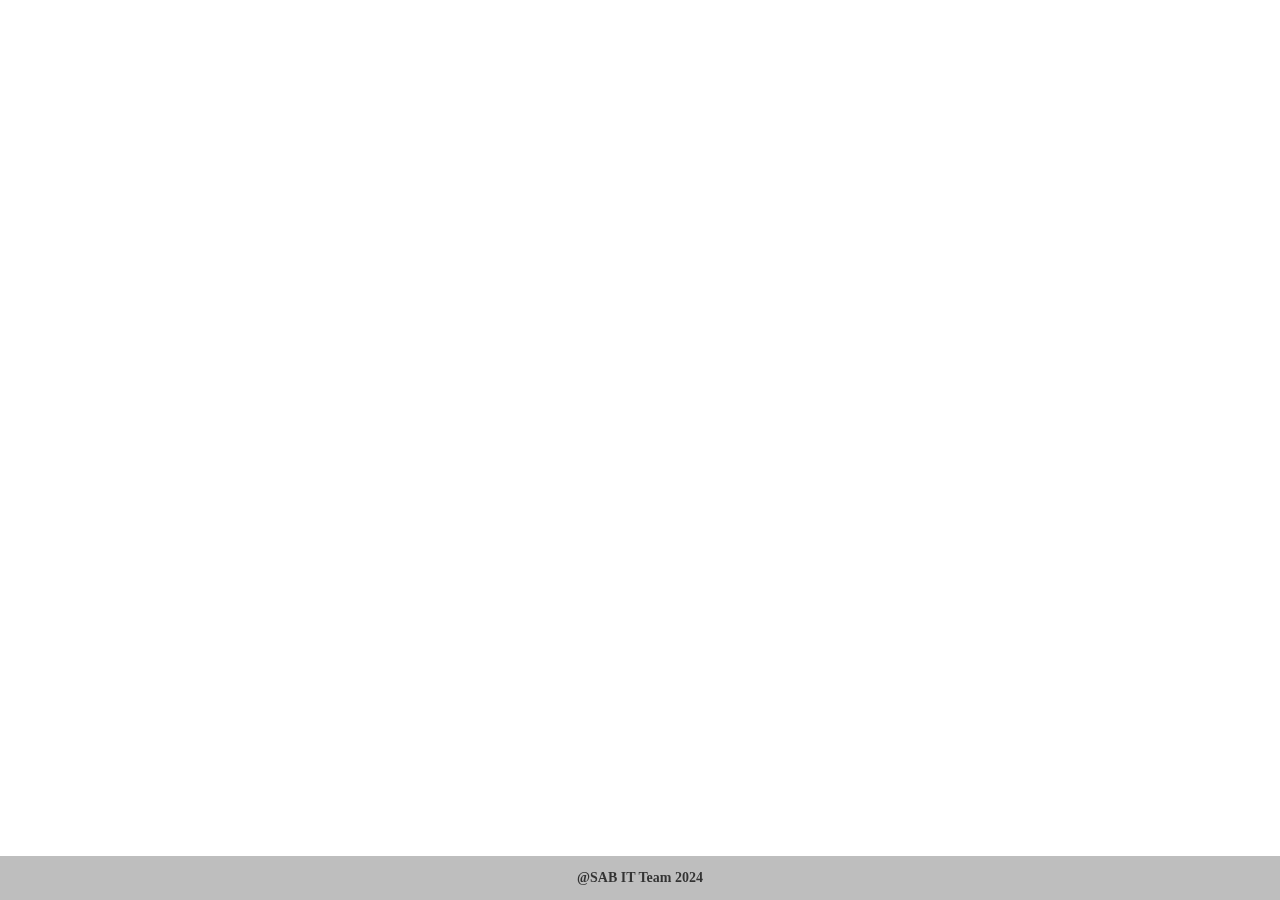
<file: CH-SAB/HF-Flie/index.html>
<!DOCTYPE html>
<html lang="en">
<head>
    <meta charset="UTF-8">
    <meta name="viewport" content="width=device-width, initial-scale=1.0">
    <title>Head And Footer Flie</title>
</head>
<body>
    <style>
    .footer-credit {
    position: fixed;
    bottom: 0;
    left: 0;
    width: 100%;
    background-color: rgba(165, 165, 165, 0.9);
    text-align: center; 
    opacity: 0.8;
    filter: alpha(opacity=10);
    }


    .footer-text {
    font-size: 14px;
    font-weight: bold;
    }
    </style>
        <footer class="footer-credit">
            <p class="footer-text">@SAB IT Team 2024</p>
        </footer>
</body>
</html>
</file>
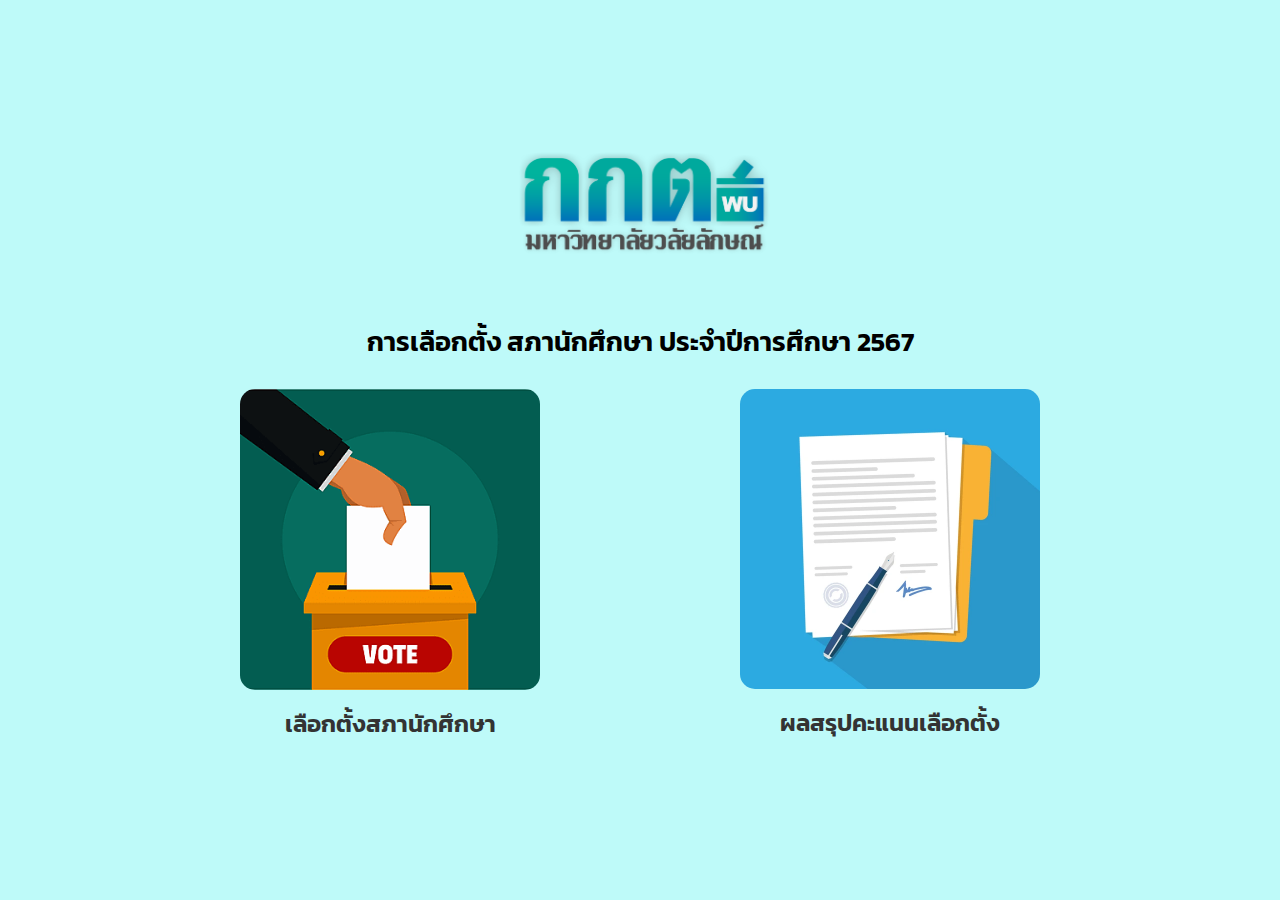
<file: CH-SAB/html/index.html>
<!DOCTYPE html>
<html lang="th">
<head>
    <meta charset="UTF-8">
    <meta name="viewport" content="width=device-width, initial-scale=1.0">
    <title>เลือกตั้งสภานักศึกษา</title>
    <link rel="stylesheet" href="../css/index.css">
    <link rel="icon" href="../Photo/SAB Logo-03.png">
</head>
<body>
    <div class="container">
        <div class="logo-container">
            <img src="../Photo/logo.png" alt="Logo">
        </div>
        <center>
            <p class="text-logo">การเลือกตั้ง สภานักศึกษา ประจำปีการศึกษา 2567</p>
        </center>
        <div class="text-image-container">
            <div class="btn-container">
                <a href="./login.html" class="btn">
                    <img src="../Photo/Vote.png" alt="Vote" class="image">
                </a>
                <p>เลือกตั้งสภานักศึกษา</p>
            </div>
            <div class="btn-container">
                <a href="./sumvote.html" class="btn">
                    <img src="../Photo/summary.webp" alt="Summary" class="image">
                </a>
                <p>ผลสรุปคะแนนเลือกตั้ง</p>
            </div>
        </div>
    </div>

    <script src="../js/index.js"></script>
</body>
</html>
</file>
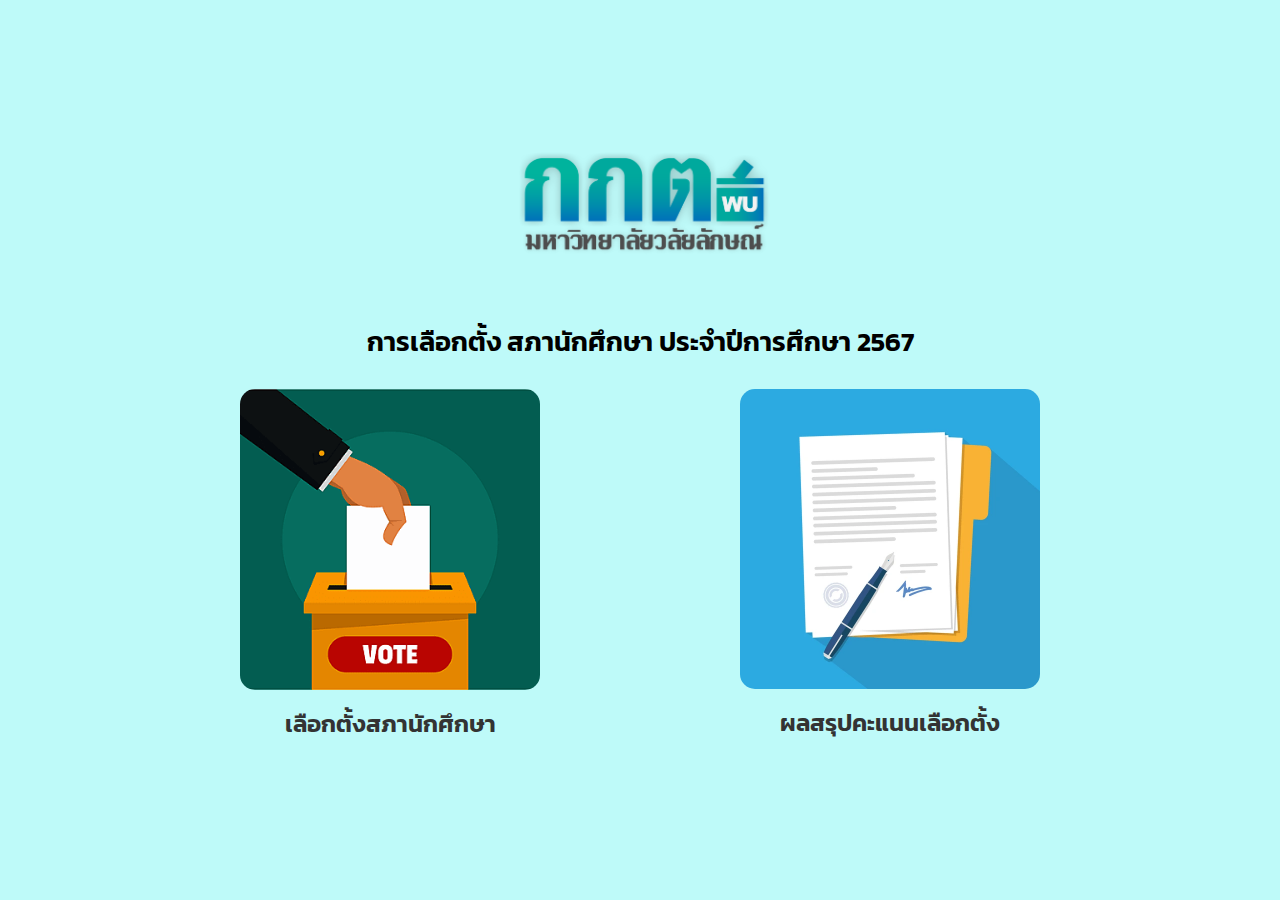
<file: CH-SAB/indexflie/index.html>
<!DOCTYPE html>
<html lang="th">
<head>
    <meta charset="UTF-8">
    <meta name="viewport" content="width=device-width, initial-scale=1.0">
    <title>เลือกตั้งสภานักศึกษา</title>
    <link rel="stylesheet" href="style.css">
    <link rel="icon" href="../Photo/SAB Logo-03.png">
</head>
<body>
    <div class="container">
        <div class="logo-container">
            <img src="../Photo/logo.png" alt="Logo">
        </div>
        <center>
            <p class="text-logo">การเลือกตั้ง สภานักศึกษา ประจำปีการศึกษา 2567</p>
        </center>
        <div class="text-image-container">
            <div class="btn-container">
                <a href="../LoginFlie/login.html" class="btn">
                    <img src="Vote.png" alt="Vote" class="image">
                </a>
                <p>เลือกตั้งสภานักศึกษา</p>
            </div>
            <div class="btn-container">
                <a href="../summary-vote/sumvote.html" class="btn">
                    <img src="./summary.webp" alt="Summary" class="image">
                </a>
                <p>ผลสรุปคะแนนเลือกตั้ง</p>
            </div>
        </div>
    </div>

    <script src="script.js"></script>
</body>
</html>
</file>
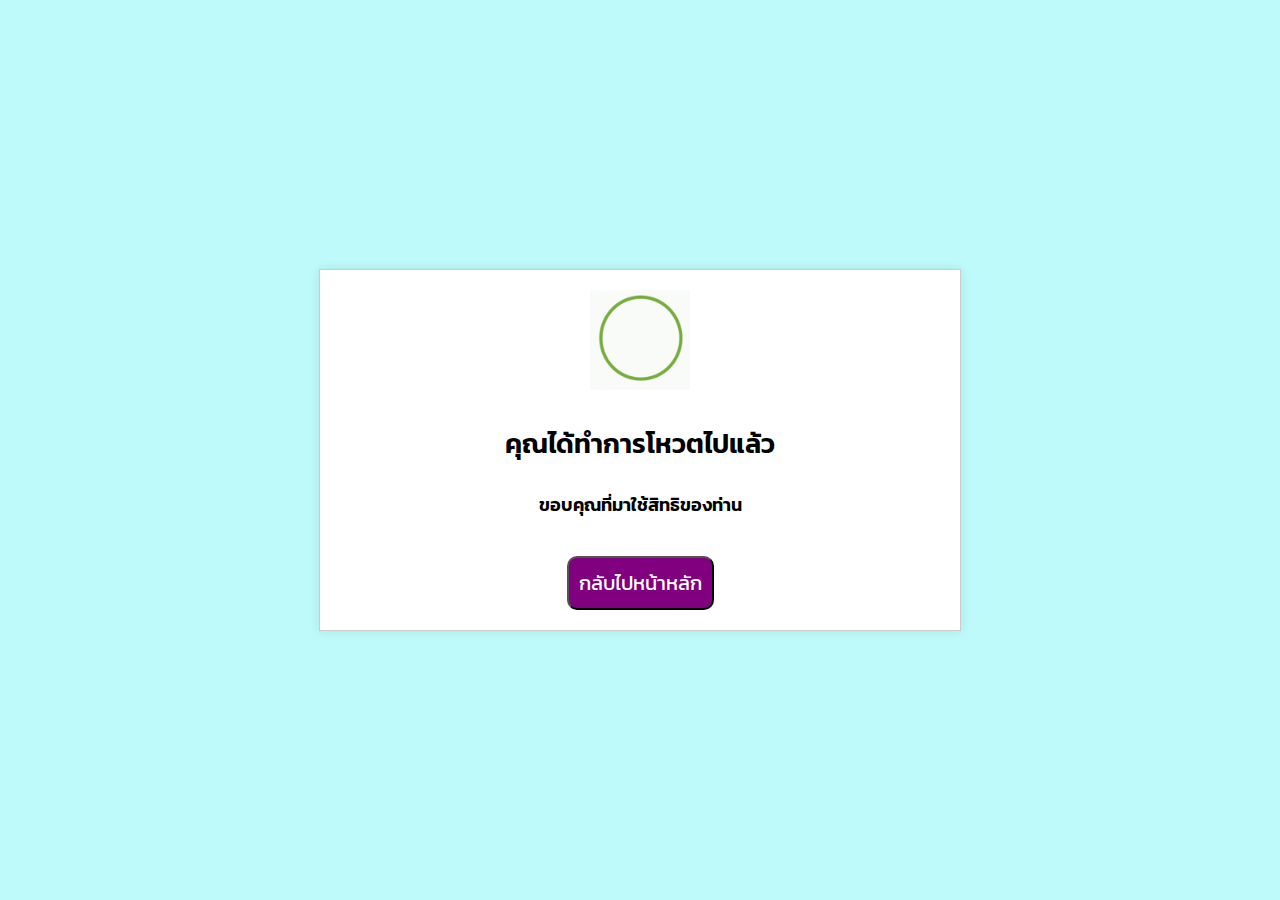
<file: CH-SAB/html/alreadyvote.html>
<!DOCTYPE html>
<html lang="en">
<head>
    <meta charset="UTF-8">
    <meta name="viewport" content="width=device-width, initial-scale=1.0">
    <title>คุณได้ทำการโหวตแล้ว</title>
    <link rel="stylesheet" href="../css/alreadyvote.css">
    <link rel="icon" href="../Photo/SAB Logo-03.png">
</head>
<body>
    <div id="message-box" class="hidden">
        <img src="../Photo/check-green.gif" alt="ติ้กถูก" class="checkmark">
        <p class="text-sen">คุณได้ทำการโหวตไปแล้ว</p>
        <p class="text-sen2">ขอบคุณที่มาใช้สิทธิของท่าน</p>
        <button id="back-button" class="btn-enter">กลับไปหน้าหลัก</button>
    </div>
    <script src="../js/alreadyvote.js"></script>    
</body>
</html>
</file>
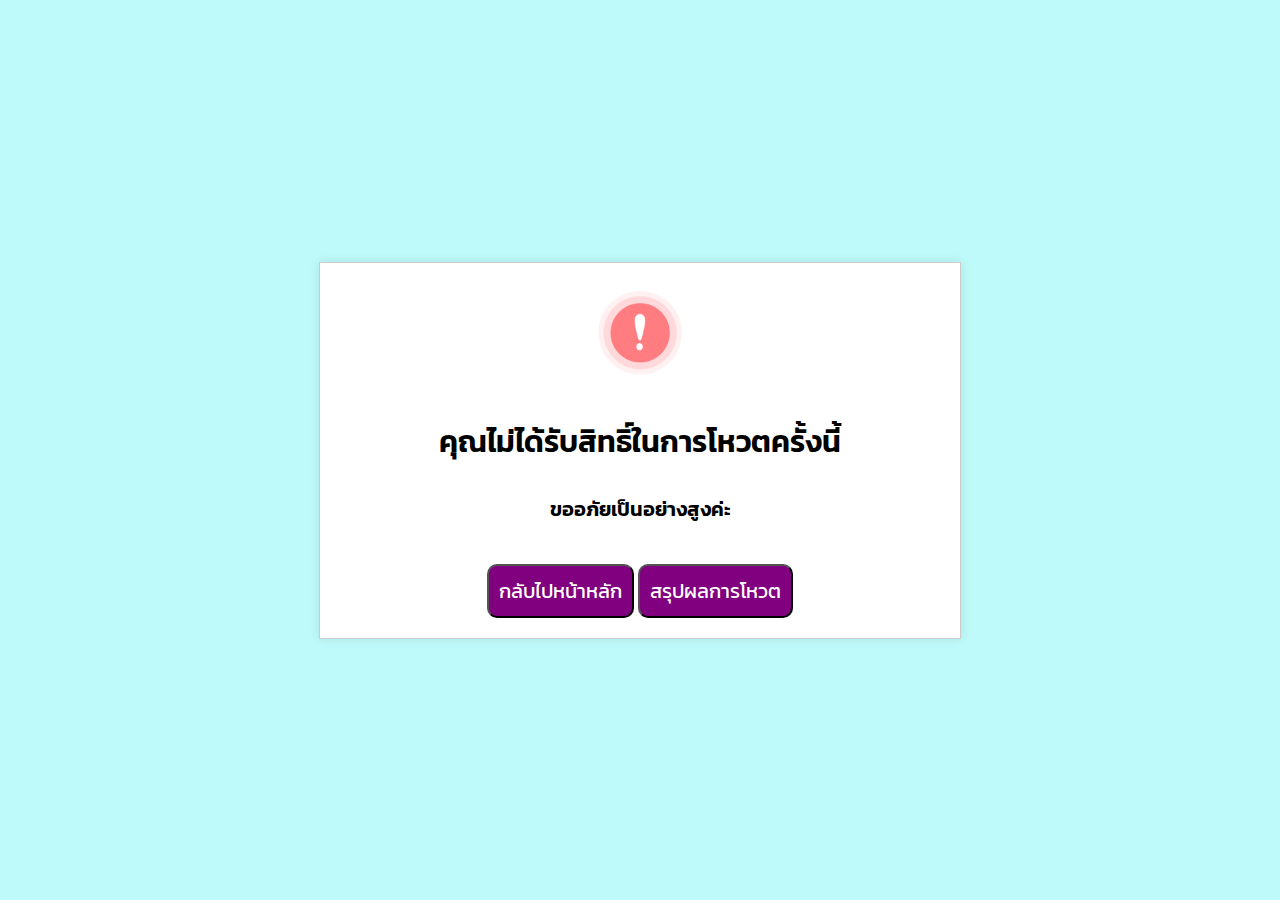
<file: CH-SAB/html/can'tvote.html>
<!DOCTYPE html>
    <html lang="en">
    <head>
        <meta charset="UTF-8">
        <meta name="viewport" content="width=device-width, initial-scale=1.0">
        <link rel="stylesheet" href="../css/can'tvote.css">
        <link rel="icon" href="../Photo/SAB Logo-03.png">
        <title>คุณไม่ได้รับสิทธิ์ในการโหวต</title>
    </head>
    <body>
        <div id="message-box" class="hidden">
            <img src="../Photo/warning-red.gif" alt="" class="warning">
            <p class="text-sen">คุณไม่ได้รับสิทธิ์ในการโหวตครั้งนี้</p>
            <p class="text-sen2">ขออภัยเป็นอย่างสูงค่ะ</p>
            <button id="back-button" class="btn-enter">กลับไปหน้าหลัก</button>
            <button id="vote-button" class="btn-enter">สรุปผลการโหวต</button>
        </div>
        <script src="../js/alreadyvote.js"></script>    
    </body>
    </html>
</file>
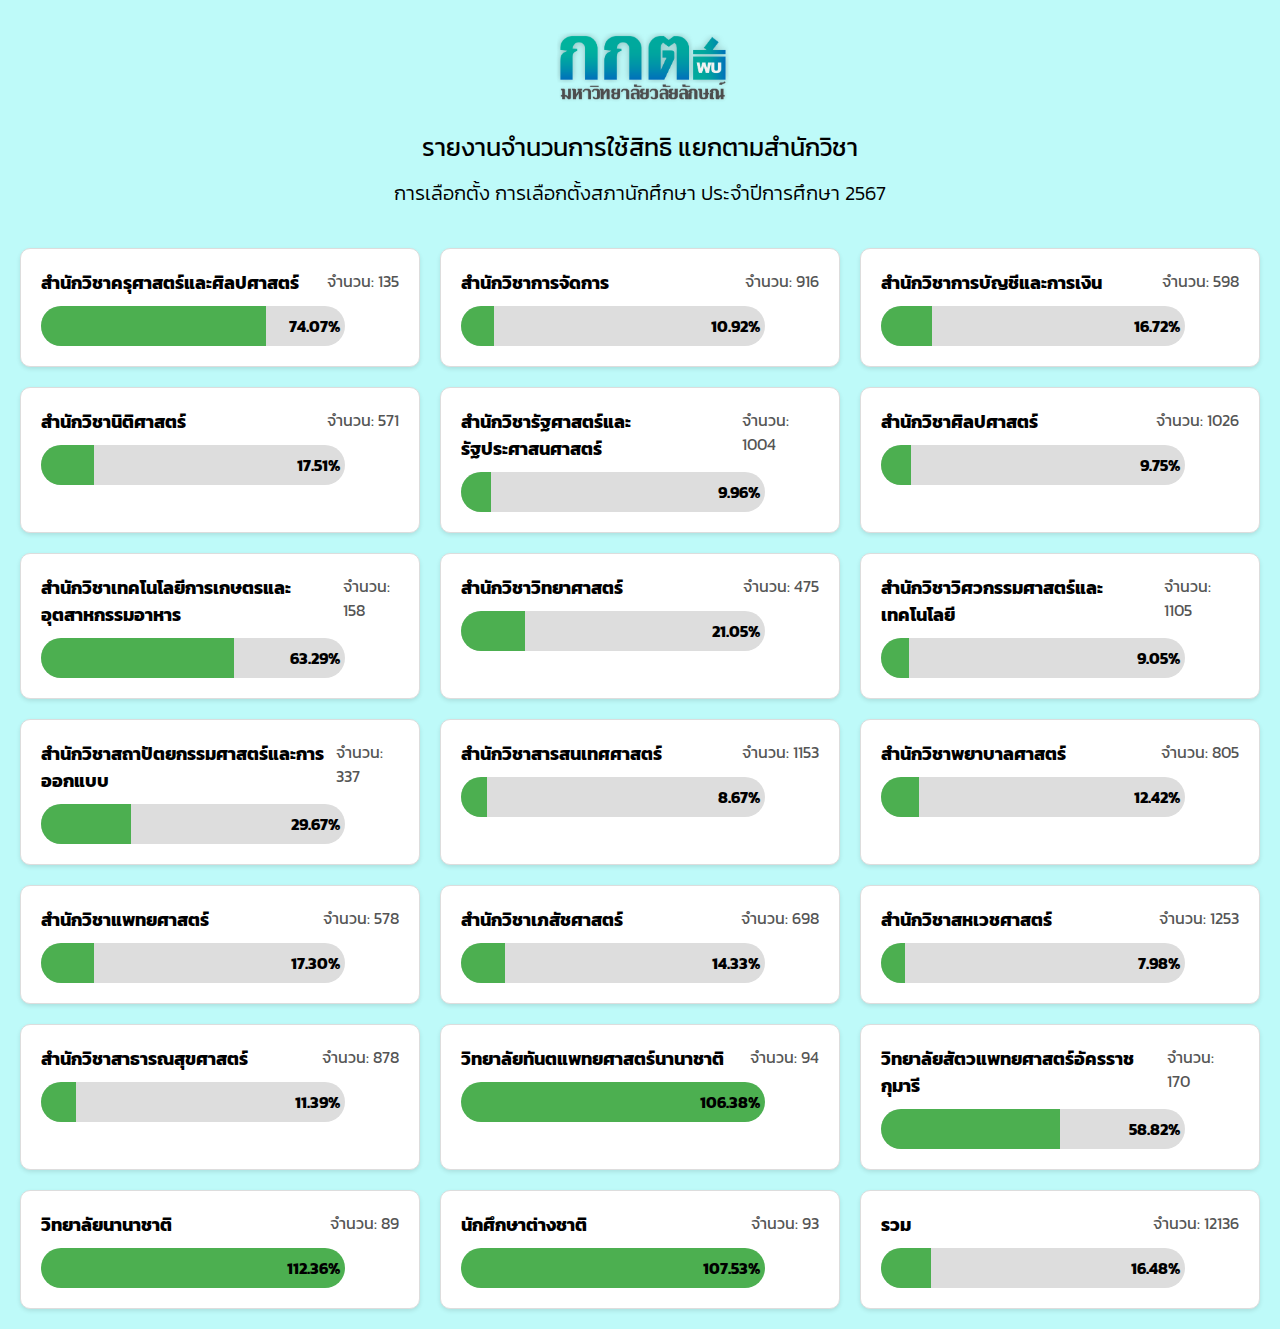
<file: CH-SAB/html/sumvote.html>
<!DOCTYPE html>
<html lang="en">

<head>
    <meta charset="UTF-8">
    <meta name="viewport" content="width=device-width, initial-scale=1.0">
    <title>เลือกตั้งสภานักศึกษา 2567</title>
    <link rel="stylesheet" href="../css/sumvote.css">
    <link rel="icon" href="../Photo/SAB Logo-03.png"> <!-- แก้ลิ้ง icon ด้วย -->
</head>

<body>
    <img src="../Photo/logo.png" alt="Logo" class="logo">
    <center>
        <p class="text-header">รายงานจำนวนการใช้สิทธิ แยกตามสำนักวิชา</p>
    </center>
    <center>
        <p class="text-subheader">การเลือกตั้ง การเลือกตั้งสภานักศึกษา ประจำปีการศึกษา 2567</p>
    </center>
    <main>
        <div id="scoreGrid" class="grid-container">
            <!-- กริดสำหรับคณะต่างๆจะถูกเติมที่นี่ -->
        </div>
    </main>
    <script src="../js/sumvote.js"></script>
</body>

</html>
</file>
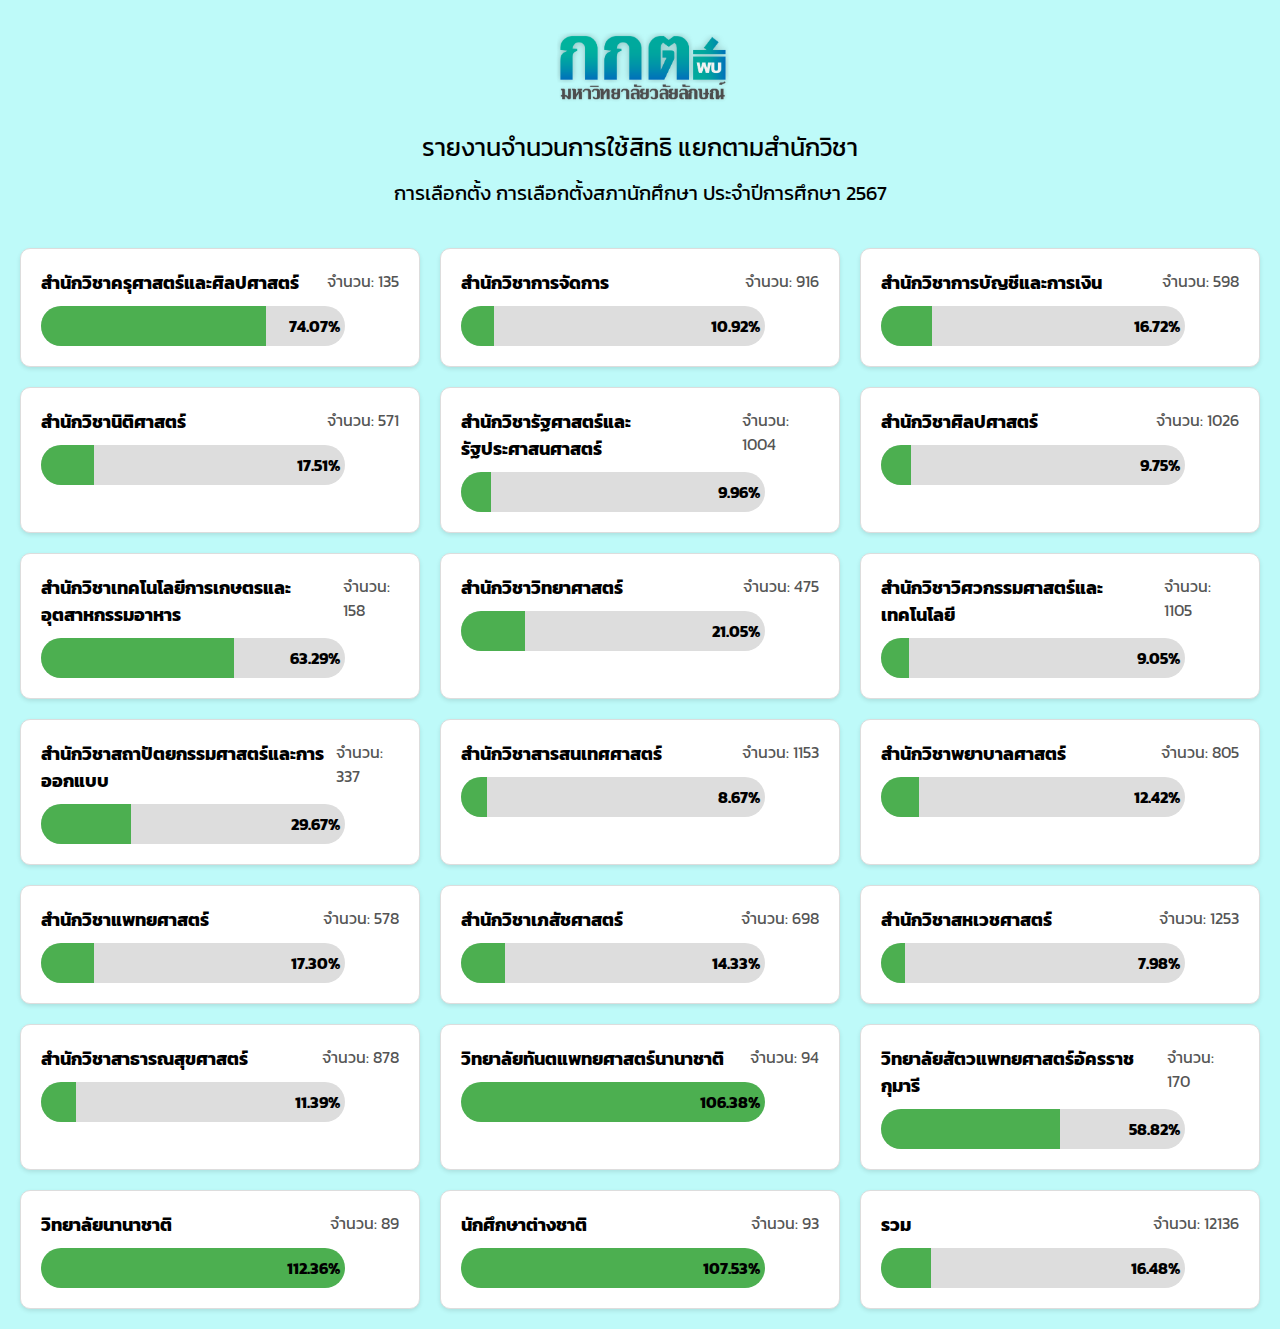
<file: CH-SAB/summary-vote/sumvote.html>
<!DOCTYPE html>
<html lang="en">
<head>
    <meta charset="UTF-8">
    <meta name="viewport" content="width=device-width, initial-scale=1.0">
    <title>เลือกตั้งสภานักศึกษา 2567</title>
    <link rel="stylesheet" href="style.css">
    <link rel="icon" href="../Photo/SAB Logo-03.png"> <!-- แก้ลิ้ง icon ด้วย -->
</head>
<body>
    <img src="../Photo/logo.png" alt="Logo" class="logo">
    <center>
        <p class="text-header">รายงานจำนวนการใช้สิทธิ แยกตามสำนักวิชา</p>
    </center>
    <center>
        <p class="text-subheader">การเลือกตั้ง การเลือกตั้งสภานักศึกษา ประจำปีการศึกษา 2567</p>
    </center>
    <main>
        <div id="scoreGrid" class="grid-container">
            <!-- กริดสำหรับคณะต่างๆจะถูกเติมที่นี่ -->
        </div>
    </main>
    <script src="script.js"></script>
</body>
</html>
</file>
<file: CH-SAB/css/index.css>
@import url('https://fonts.googleapis.com/css2?family=Kanit:ital,wght@0,100;0,200;0,300;0,400;0,500;0,600;0,700;0,800;0,900;1,100;1,200;1,300;1,400;1,500;1,600;1,700;1,800;1,900&display=swap');

body {
    font-family: 'Kanit', sans-serif;
    background-color: #a1f8f6b0;
    display: flex;
    justify-content: center;
    align-items: center;
    height: 100vh;
    margin: 0;
    flex-direction: column;
}

.text-logo {
    font-size: 27px;
    font-weight: 600;
}

.container {
    text-align: center;
}

.logo-container {
    margin-bottom: 60px;
}

.logo-container img {
    width: 260px;
    height: auto;
}

.center {
    text-align: center;
}

.text-image-container {
    display: flex;
    justify-content: center;
    gap: 200px;
}

.btn-container {
    text-align: center;
}

.btn-container p {
    font-size: 1.5rem;
    font-weight: 600;
    color: #333;
    margin-top: 10px;
}

.btn {
    text-decoration: none;
    display: block;
    margin: 0 auto;
    transition: transform 0.3s ease-in-out;
}

.image {
    width: 300px;
    border-radius: 15px;
    transition: transform 0.3s ease-in-out;
}

.btn:hover .image {
    transform: scale(1.1);
}

/* Responsive design for tablets and small desktops */
@media (max-width: 768px) {
    .text-image-container {
        flex-direction: column;
        gap: 0px; /* Adjust the gap for smaller screens */
    }

    .btn-container {
        margin-bottom: 20px;
    }

    .logo-container {
        margin-bottom: 30px;
    }

    .image {
        width: 50%; /* Adjust image size for smaller screens */
    }

    .btn-container p {
        font-size: 1.2rem; /* Adjust font size for smaller screens */
    }
}

@media (max-width: 376px) {
    .text-image-container {
        flex-direction: column;
        gap: 0px; /* Reduce gap further for very small screens */
    }

    .image {
        width: 30%; /* Adjust image size for very small screens */
    }

    .btn-container p {
        font-size: 1rem; /* Adjust font size for very small screens */
    }

    .logo-container {
        margin-bottom: 0px;
    }
    
    .text-logo {
        font-size: 10px;
        font-weight: bold;
    }

    .logo-container img {
        width: 180px;
        height: auto;
    }
    
}
</file>
<file: CH-SAB/indexflie/style.css>
@import url('https://fonts.googleapis.com/css2?family=Kanit:ital,wght@0,100;0,200;0,300;0,400;0,500;0,600;0,700;0,800;0,900;1,100;1,200;1,300;1,400;1,500;1,600;1,700;1,800;1,900&display=swap');

body {
    font-family: 'Kanit', sans-serif;
    background-color: #a1f8f6b0;
    display: flex;
    justify-content: center;
    align-items: center;
    height: 100vh;
    margin: 0;
    flex-direction: column;
}

.text-logo {
    font-size: 27px;
    font-weight: 600;
}

.container {
    text-align: center;
}

.logo-container {
    margin-bottom: 60px;
}

.logo-container img {
    width: 260px;
    height: auto;
}

.center {
    text-align: center;
}

.text-image-container {
    display: flex;
    justify-content: center;
    gap: 200px;
}

.btn-container {
    text-align: center;
}

.btn-container p {
    font-size: 1.5rem;
    font-weight: 600;
    color: #333;
    margin-top: 10px;
}

.btn {
    text-decoration: none;
    display: block;
    margin: 0 auto;
    transition: transform 0.3s ease-in-out;
}

.image {
    width: 300px;
    border-radius: 15px;
    transition: transform 0.3s ease-in-out;
}

.btn:hover .image {
    transform: scale(1.1);
}

/* Responsive design for tablets and small desktops */
@media (max-width: 768px) {
    .text-image-container {
        flex-direction: column;
        gap: 0px; /* Adjust the gap for smaller screens */
    }

    .btn-container {
        margin-bottom: 20px;
    }

    .logo-container {
        margin-bottom: 30px;
    }

    .image {
        width: 50%; /* Adjust image size for smaller screens */
    }

    .btn-container p {
        font-size: 1.2rem; /* Adjust font size for smaller screens */
    }
}

@media (max-width: 376px) {
    .text-image-container {
        flex-direction: column;
        gap: 0px; /* Reduce gap further for very small screens */
    }

    .image {
        width: 30%; /* Adjust image size for very small screens */
    }

    .btn-container p {
        font-size: 1rem; /* Adjust font size for very small screens */
    }

    .logo-container {
        margin-bottom: 0px;
    }
    
    .text-logo {
        font-size: 10px;
        font-weight: bold;
    }

    .logo-container img {
        width: 180px;
        height: auto;
    }
    
}
</file>
<file: CH-SAB/css/alreadyvote.css>
@import url('https://fonts.googleapis.com/css2?family=Kanit:ital,wght@0,100;0,200;0,300;0,400;0,500;0,600;0,700;0,800;0,900;1,100;1,200;1,300;1,400;1,500;1,600;1,700;1,800;1,900&display=swap');

body {
    font-family: Kanit, sans-serif;
    display: flex;
    justify-content: center;
    align-items: center;
    height: 100vh;
    margin: 0;
    background-color: #a1f8f6b0;
}

#message-box {
    background-color: #ffffff;
    border: 1px solid #cccccc;
    padding: 20px;
    box-shadow: 0 0 10px rgba(0, 0, 0, 0.1);
    text-align: center;
    width: 600px;
}

.text-sen {
    font-size: 27px;
    font-weight: 600;
}

.text-sen2 {
    font-size: 18px;
    font-weight: 600;
}

.hidden {
    display: none;
}

.checkmark {
    width: 100px;
    height: 100px;
    
}

.btn-enter {
    font-family: Kanit, sans-serif;
    background-color: purple;
    color: white;
    padding: 10px;
    border-radius: 10px;
    font-size: 20px;
}

#back-button {
    margin-top: 20px;
}

@media (max-width: 480px) {
    .text-sen {
        font-size: 23px;
        font-weight: 600;
    }
    
    .text-sen2 {
        font-size: 15px;
        font-weight: 600;
    }
    
    .checkmark {
        width: 80px;
        height: 80px;
        
    }
    
    .btn-enter {
        padding: 10px;
        border-radius: 10px;
        font-size: 20px;
    }    
}
</file>
<file: CH-SAB/css/sumvote.css>
@import url('https://fonts.googleapis.com/css2?family=Kanit:wght@200;400;700&display=swap');

body {
    font-family: 'Kanit', sans-serif;
    background-color: #a1f8f6b0;
    margin: 0;
    padding: 0;
    text-align: center;
}

.logo {
    width: 180px;
    height: auto;
    display: block;
    margin: 20px auto;
}


.text-header {
    font-size: 25px;
    font-weight: 400;
    margin-bottom: 0px;
}

.text-subheader {
    margin-top: 12px;
    font-size: 20px;
    font-weight: 350;
}

main {
    padding: 20px;
}

.grid-container {
    display: grid;
    grid-template-columns: repeat(3, 1fr);
    gap: 20px;
    text-align: left;
}

.grid-item {
    background-color: white;
    padding: 20px;
    border: 1px solid #ddd;
    box-shadow: 0 2px 4px rgba(0, 0, 0, 0.1);
    border-radius: 10px;
}

.faculty-name {
    font-size: 18px;
    font-weight: bold;
}

.faculty-info {
    display: flex;
    justify-content: space-between;
    margin-bottom: 10px;
}

.eligible-count {
    font-size: 16px;
    color: #555;
}

.percentage-bar {
    height: 40px;
    background-color: #4caf50;
    width: 0;
    transition: width 2s ease-in-out;
    border-radius: 0px;
}

.bar-container {
    background-color: #ddd;
    width: 85%;
    position: relative;
    text-align: left;
    border-radius: 20px;
    overflow: hidden;
}

.percentage-text {
    position: absolute;
    right: 5px;
    top: 50%;
    transform: translateY(-50%);
    color: black;
    font-weight: bold;
}

@media (max-width: 480px) {
    body {
        font-size: 14px; /* ปรับขนาดตัวอักษรให้เหมาะสมกับขนาดหน้าจอโทรศัพท์ */
    }

    .logo {
        width: 120px; /* ลดขนาดโลโก้ให้เหมาะสมกับขนาดหน้าจอโทรศัพท์ */
    }

    .text-header {
        font-size: 20px; /* ปรับขนาดข้อความหัวเรื่องให้เหมาะสมกับขนาดหน้าจอโทรศัพท์ */
    }

    .text-subheader {
        font-size: 16px; /* ปรับขนาดข้อความซับเฮดเดอร์ให้เหมาะสมกับขนาดหน้าจอโทรศัพท์ */
    }

    .grid-item {
        padding: 10px; /* ลดระยะห่างของกรอบของข้อมูลแต่ละช่องในตาราง */
    }

    .faculty-name {
        font-size: 16px; /* ปรับขนาดข้อความชื่อคณะให้เหมาะสมกับขนาดหน้าจอโทรศัพท์ */
    }

    .eligible-count {
        font-size: 14px; /* ปรับขนาดข้อความจำนวนคณะให้เหมาะสมกับขนาดหน้าจอโทรศัพท์ */
    }

    .percentage-text {
        font-size: 10px; /* ปรับขนาดข้อความเปอร์เซ็นต์ให้เหมาะสมกับขนาดหน้าจอโทรศัพท์ */
    }

    .grid-container {
        grid-template-columns: 1fr; /* ให้กริดแสดงแค่หนึ่งคอลัมน์ในโทรศัพท์ */
    }

    .bar-container {
        width: 70%; /* ปรับขนาดกล่องความสูงของแท่งสีเขียวให้เหมาะสมกับขนาดหน้าจอโทรศัพท์ */
    }

    .percentage-bar {
        height: 20px; /* ปรับความสูงของแท่งสีเขียวให้เหมาะสมกับขนาดหน้าจอโทรศัพท์ */
    }
}
</file>
<file: CH-SAB/summary-vote/style.css>
@import url('https://fonts.googleapis.com/css2?family=Kanit:wght@200;400;700&display=swap');

body {
    font-family: 'Kanit', sans-serif;
    background-color: #a1f8f6b0;
    margin: 0;
    padding: 0;
    text-align: center;
}

.logo {
    width: 180px;
    height: auto;
    display: block;
    margin: 20px auto;
}


.text-header {
    font-size: 25px;
    font-weight: 400px;
    margin-bottom: 0px;
}

.text-subheader {
    margin-top: 12px;
    font-size: 20px;
    font-weight: 350px;
}

main {
    padding: 20px;
}

.grid-container {
    display: grid;
    grid-template-columns: repeat(3, 1fr);
    gap: 20px;
    text-align: left;
}

.grid-item {
    background-color: white;
    padding: 20px;
    border: 1px solid #ddd;
    box-shadow: 0 2px 4px rgba(0, 0, 0, 0.1);
    border-radius: 10px;
}

.faculty-name {
    font-size: 18px;
    font-weight: bold;
}

.faculty-info {
    display: flex;
    justify-content: space-between;
    margin-bottom: 10px;
}

.eligible-count {
    font-size: 16px;
    color: #555;
}

.percentage-bar {
    height: 40px;
    background-color: #4caf50;
    width: 0;
    transition: width 2s ease-in-out;
    border-radius: 0px;
}

.bar-container {
    background-color: #ddd;
    width: 85%;
    position: relative;
    text-align: left;
    border-radius: 20px;
    overflow: hidden;
}

.percentage-text {
    position: absolute;
    right: 5px;
    top: 50%;
    transform: translateY(-50%);
    color: black;
    font-weight: bold;
}

@media (max-width: 480px) {
    body {
        font-size: 14px; /* ปรับขนาดตัวอักษรให้เหมาะสมกับขนาดหน้าจอโทรศัพท์ */
    }

    .logo {
        width: 120px; /* ลดขนาดโลโก้ให้เหมาะสมกับขนาดหน้าจอโทรศัพท์ */
    }

    .text-header {
        font-size: 20px; /* ปรับขนาดข้อความหัวเรื่องให้เหมาะสมกับขนาดหน้าจอโทรศัพท์ */
    }

    .text-subheader {
        font-size: 16px; /* ปรับขนาดข้อความซับเฮดเดอร์ให้เหมาะสมกับขนาดหน้าจอโทรศัพท์ */
    }

    .grid-item {
        padding: 10px; /* ลดระยะห่างของกรอบของข้อมูลแต่ละช่องในตาราง */
    }

    .faculty-name {
        font-size: 16px; /* ปรับขนาดข้อความชื่อคณะให้เหมาะสมกับขนาดหน้าจอโทรศัพท์ */
    }

    .eligible-count {
        font-size: 14px; /* ปรับขนาดข้อความจำนวนคณะให้เหมาะสมกับขนาดหน้าจอโทรศัพท์ */
    }

    .percentage-text {
        font-size: 10px; /* ปรับขนาดข้อความเปอร์เซ็นต์ให้เหมาะสมกับขนาดหน้าจอโทรศัพท์ */
    }

    .grid-container {
        grid-template-columns: 1fr; /* ให้กริดแสดงแค่หนึ่งคอลัมน์ในโทรศัพท์ */
    }

    .bar-container {
        width: 70%; /* ปรับขนาดกล่องความสูงของแท่งสีเขียวให้เหมาะสมกับขนาดหน้าจอโทรศัพท์ */
    }

    .percentage-bar {
        height: 20px; /* ปรับความสูงของแท่งสีเขียวให้เหมาะสมกับขนาดหน้าจอโทรศัพท์ */
    }
}
</file>
